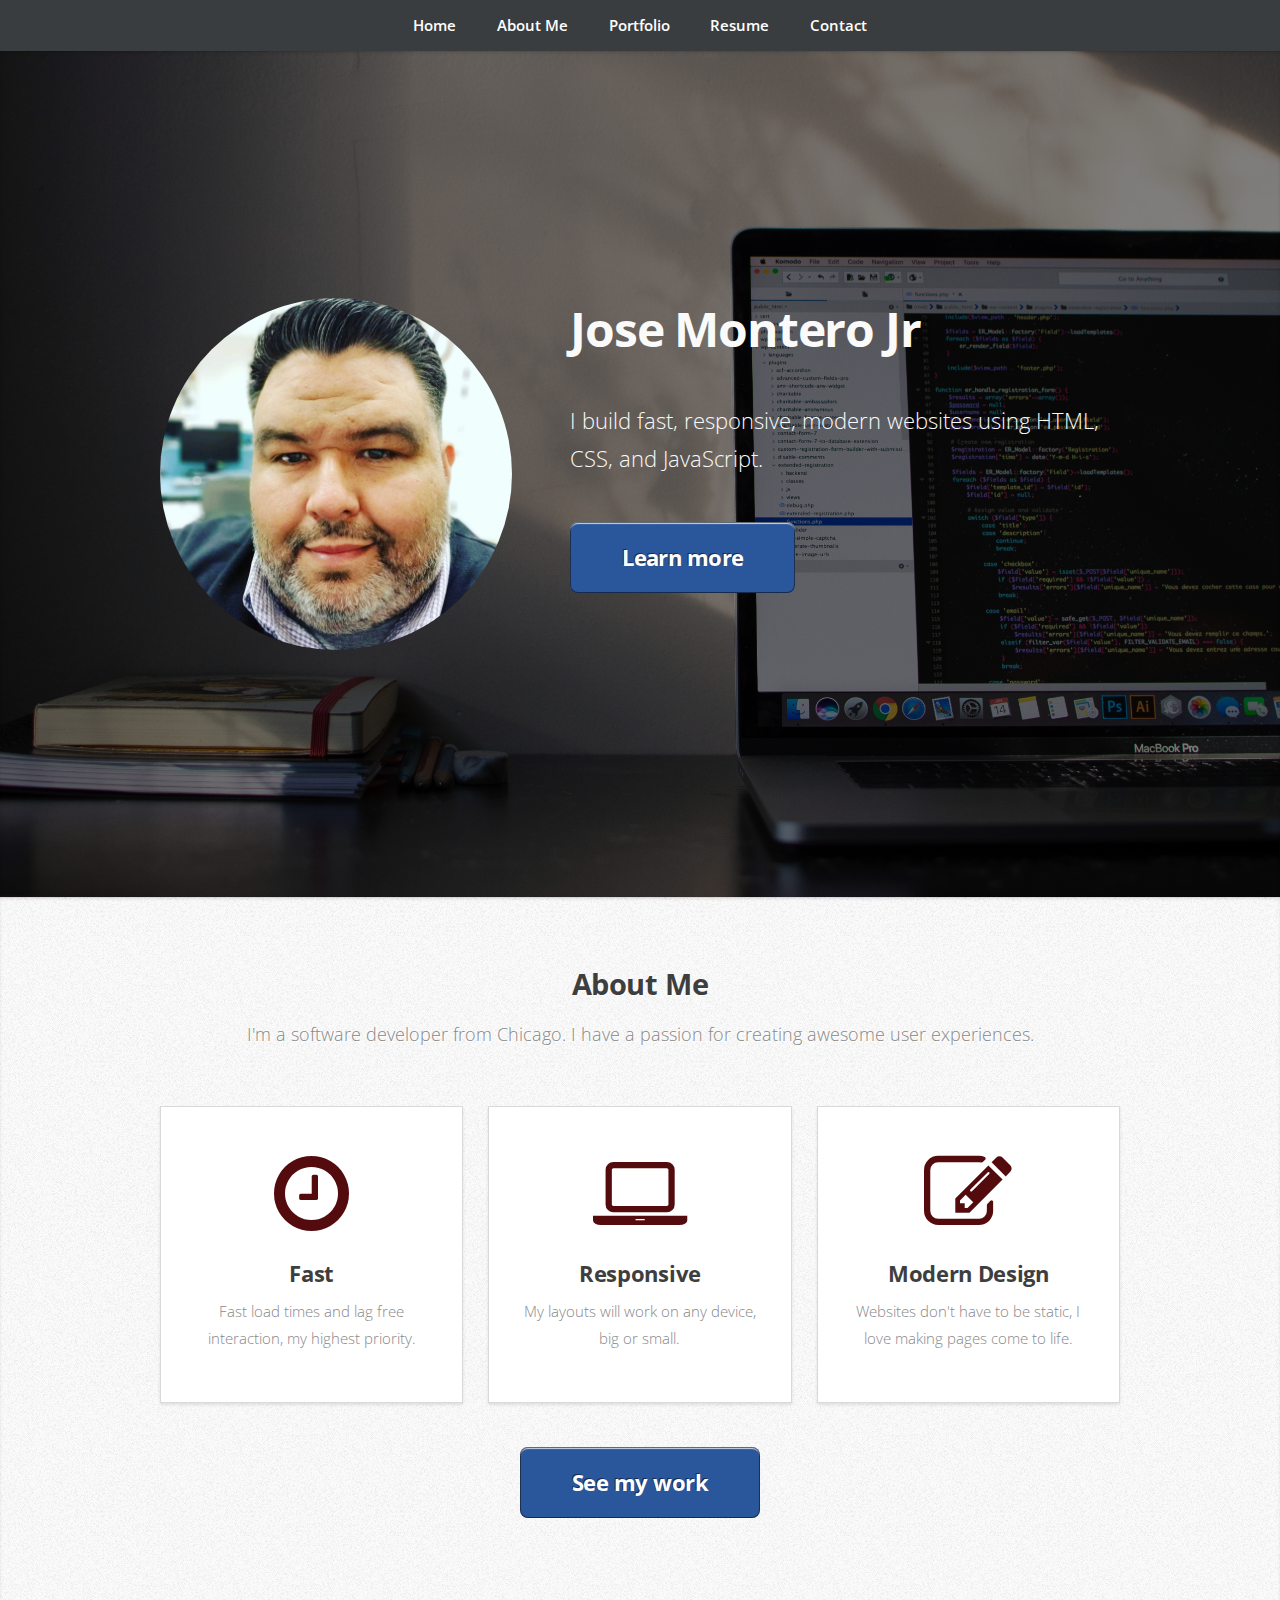
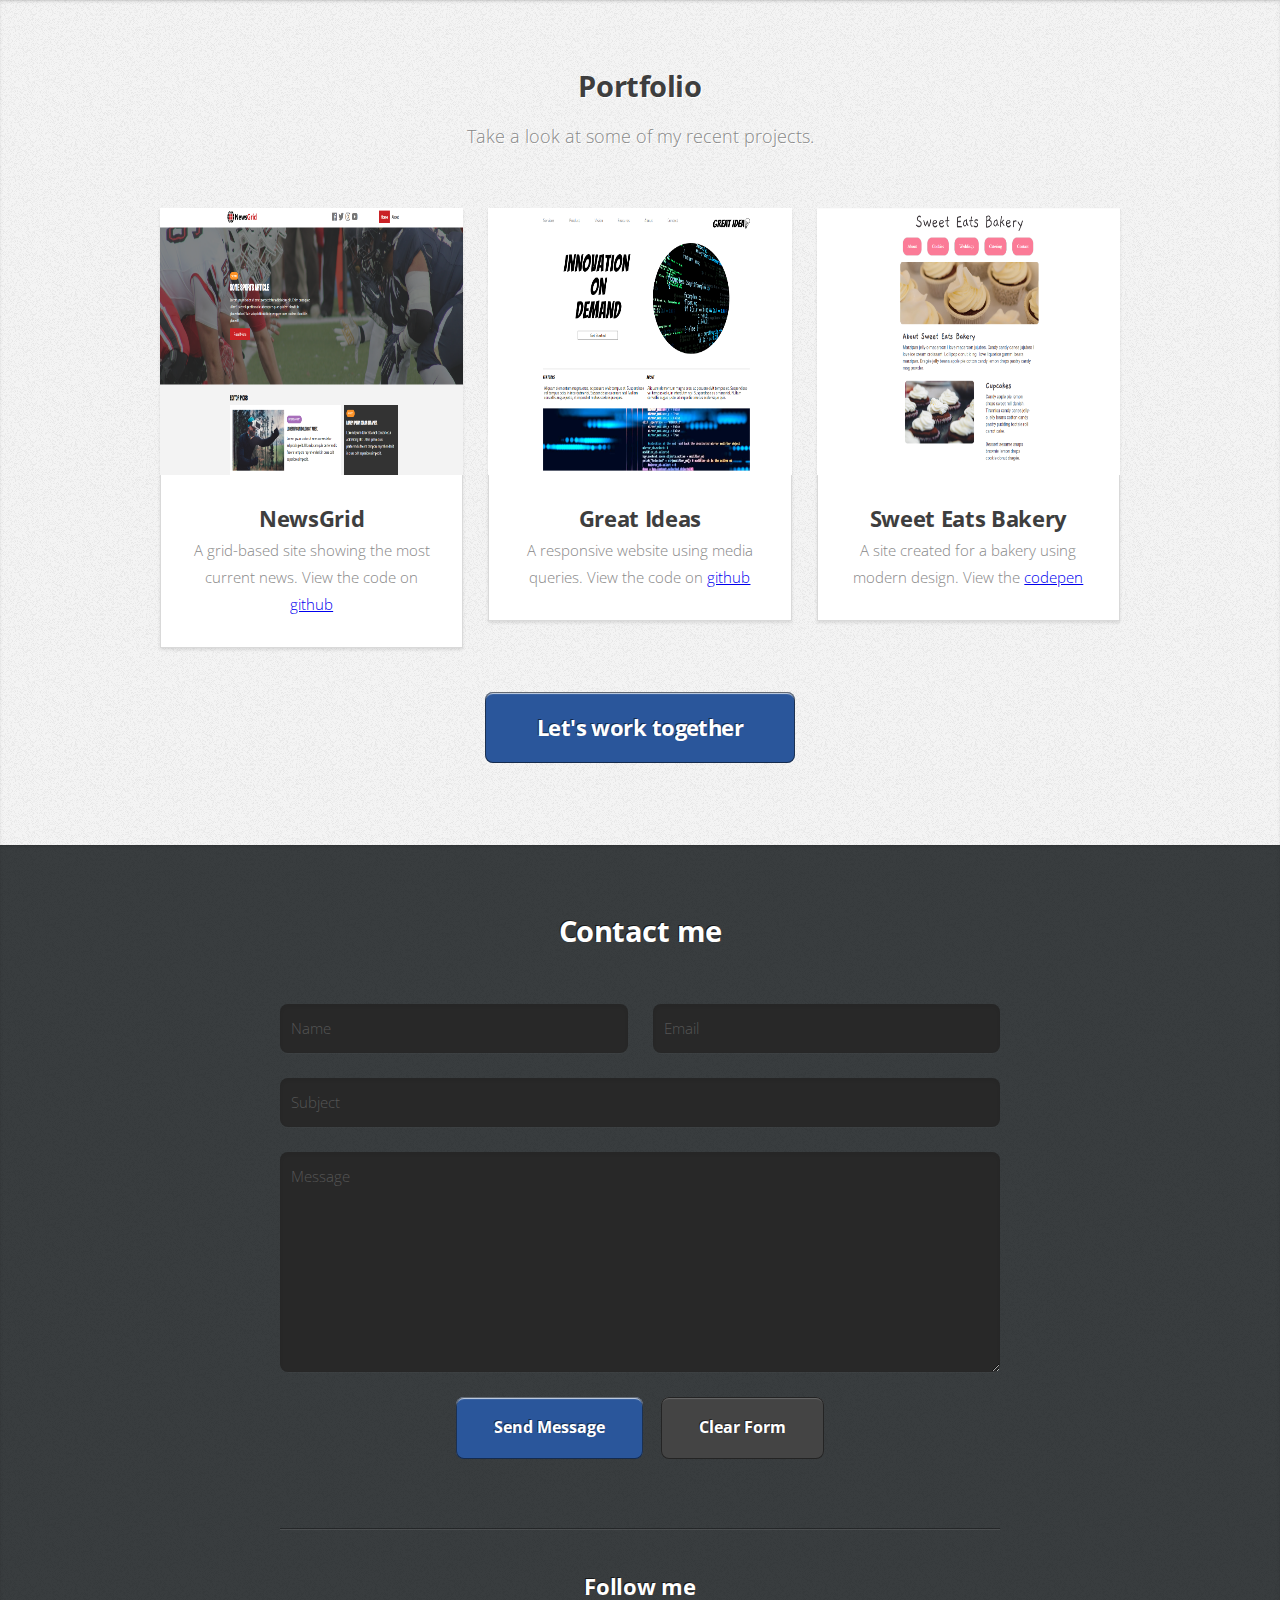
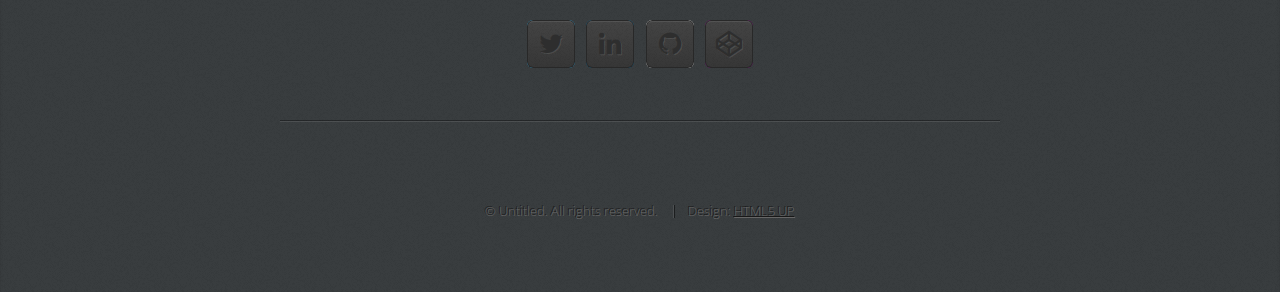
<file: portfolio/index.html>
<!DOCTYPE HTML>
<!--
	Miniport by HTML5 UP
	html5up.net | @ajlkn
	Free for personal and commercial use under the CCA 3.0 license (html5up.net/license)
-->
<html>

<head>
	<title>Jose Montero Jr | Developer</title>
	<meta charset="utf-8" />
	<meta name="viewport" content="width=device-width, initial-scale=1, user-scalable=no" />
	<link rel="stylesheet" href="assets/css/main.css" />
</head>

<body class="is-preload">

	<!-- Nav -->
	<nav id="nav">
		<ul class="container">
			<li><a href="#top">Home</a></li>
			<li><a href="#work">About Me</a></li>
			<li><a href="#portfolio">Portfolio</a></li>
			<li><a href="/resume.html">Resume</a></li>
			<li><a href="#contact">Contact</a></li>
		</ul>
	</nav>

	<!-- Home -->
	<article id="top" class="wrapper style1">
		<div class="container">
			<div class="row">
				<div class="col-4 col-5-large col-12-medium">
					<span class="image fit"><img src="assets/css/images/profile.jpg" alt="picture-me" /></span>
				</div>
				<div class="col-8 col-7-large col-12-medium">
					<header>
						<h1><strong>Jose Montero Jr</strong></h1>
					</header>
					<p>I build fast, responsive, modern websites using HTML, CSS, and JavaScript.</p>
					<a href="#work" class="button large scrolly">Learn more</a>
				</div>
			</div>
		</div>
	</article>

	<!-- Work -->
	<article id="work" class="wrapper style2">
		<div class="container">
			<header>
				<h2>About Me</h2>
				<p>I'm a software developer from Chicago. I have a passion for creating awesome user experiences.</p>
			</header>
			<div class="row aln-center">
				<div class="col-4 col-6-medium col-12-small">
					<section class="box style1">
						<span class="icon featured fa-clock-o"></span>
						<h3>Fast</h3>
						<p>Fast load times and lag free interaction, my highest priority.</p>
					</section>
				</div>
				<div class="col-4 col-6-medium col-12-small">
					<section class="box style1">
						<span class="icon featured fa-laptop"></span>
						<h3>Responsive</h3>
						<p>My layouts will work on any device, big or small.</p>
					</section>
				</div>
				<div class="col-4 col-6-medium col-12-small">
					<section class="box style1">
						<span class="icon featured fa-edit"></span>
						<h3>Modern Design</h3>
						<p>Websites don't have to be static, I love making pages come to life.</p>
					</section>
				</div>
			</div>
			<footer>
				<!-- <p>Lorem ipsum dolor sit sapien vestibulum ipsum primis?</p> -->
				<a href="#portfolio" class="button large scrolly">See my work</a>
			</footer>
		</div>
	</article>

	<!-- Portfolio -->
	<article id="portfolio" class="wrapper style3">
		<div class="container">
			<header>
				<h2>Portfolio</h2>
				<p>Take a look at some of my recent projects.</p>
			</header>
			<div class="row">
				<div class="col-4 col-6-medium col-12-small">
					<article class="box style2">
						<a href="https://github.com/JoseMarioDev/newsgrid" target="_blank" class="image featured"><img
								src="assets/css/images/newsgrid.PNG " height="267px" alt="newsgrid image" /></a>
						<h3>NewsGrid</h3>
						<p>A grid-based site showing the most current news. View the code on <a
								href="https://github.com/JoseMarioDev/newsgrid" target="_blank">github</a></p>
					</article>
				</div>
				<div class="col-4 col-6-medium col-12-small">
					<article class="box style2">
						<a href="https://github.com/JoseMarioDev/responsive-web-design-I" class="image featured"><img
								src="assets/css/images/great-ideas.PNG" height="267px" alt="great-ideas-website" /></a>
						<h3>Great Ideas</h3>
						<p>A responsive website using media queries. View the code on <a
								href="https://github.com/JoseMarioDev/responsive-web-design-I" target="_blank">github</a></p>
					</article>
				</div>
				<div class="col-4 col-6-medium col-12-small">
					<article class="box style2">
						<a href="https://codepen.io/JoseMarioDev/pen/MRBBbB" target="_blank" class="image featured"><img
								src="assets/css/images/sweet-eats.PNG" height="267px" alt="bakery-website" /></a>
						<h3>Sweet Eats Bakery</h3>
						<p>A site created for a bakery using modern design. View the <a
								href="https://codepen.io/JoseMarioDev/pen/MRBBbB" target="_blank">codepen</a></p>
					</article>
				</div>
			</div>
			<footer>
				<a href="#contact" class="button large scrolly">Let's work together</a>
			</footer>
		</div>
	</article>

	<!-- Contact -->
	<article id="contact" class="wrapper style4">
		<div class="container medium">
			<header>
				<h2>Contact me</h2>

			</header>
			<div class="row">
				<div class="col-12">
					<form method="post" action="#">
						<div class="row">
							<div class="col-6 col-12-small">
								<input type="text" name="name" id="name" placeholder="Name" />
							</div>
							<div class="col-6 col-12-small">
								<input type="text" name="email" id="email" placeholder="Email" />
							</div>
							<div class="col-12">
								<input type="text" name="subject" id="subject" placeholder="Subject" />
							</div>
							<div class="col-12">
								<textarea name="message" id="message" placeholder="Message"></textarea>
							</div>
							<div class="col-12">
								<ul class="actions">
									<li><input type="submit" value="Send Message" /></li>
									<li><input type="reset" value="Clear Form" class="alt" /></li>
								</ul>
							</div>
						</div>
					</form>
				</div>
				<div class="col-12">
					<hr />
					<h3>Follow me</h3>
					<ul class="social">
						<li><a href="https://www.twitter.com/josemariodev" target="_blank" class="icon fa-twitter"><span
									class="label">Twitter</span></a></li>

						<li><a href="https://www.linkedin.com/in/JoseMarioDev/" target="_blank" class="icon fa-linkedin"><span
									class="label">LinkedIn</span></a></li>

						<li><a href="https:/www.github.com/josemariodev" target="_blank" class="icon fa-github"><span
									class="label">Github</span></a></li>
						<li><a href="https:/www.codepen.io/josemariodev" target="_blank" class="icon fa-codepen"><span
									class="label">Github</span></a></li>
						<!--
								<li><a href="#" class="icon fa-rss"><span>RSS</span></a></li>
								<li><a href="#" class="icon fa-instagram"><span>Instagram</span></a></li>
								<li><a href="#" class="icon fa-foursquare"><span>Foursquare</span></a></li>
								<li><a href="#" class="icon fa-skype"><span>Skype</span></a></li>
								<li><a href="#" class="icon fa-soundcloud"><span>Soundcloud</span></a></li>
								<li><a href="#" class="icon fa-youtube"><span>YouTube</span></a></li>
								<li><a href="#" class="icon fa-blogger"><span>Blogger</span></a></li>
								<li><a href="#" class="icon fa-flickr"><span>Flickr</span></a></li>
								<li><a href="#" class="icon fa-vimeo"><span>Vimeo</span></a></li>
								-->
					</ul>
					<hr />
				</div>
			</div>
			<footer>
				<ul id="copyright">
					<li>&copy; Untitled. All rights reserved.</li>
					<li>Design: <a href="https://html5up.net">HTML5 UP</a></li>
				</ul>
			</footer>
		</div>
	</article>

	<!-- Scripts -->
	<script src="assets/js/jquery.min.js"></script>
	<script src="assets/js/jquery.scrolly.min.js"></script>
	<script src="assets/js/browser.min.js"></script>
	<script src="assets/js/breakpoints.min.js"></script>
	<script src="assets/js/util.js"></script>
	<script src="assets/js/main.js"></script>

</body>

</html>
</file>
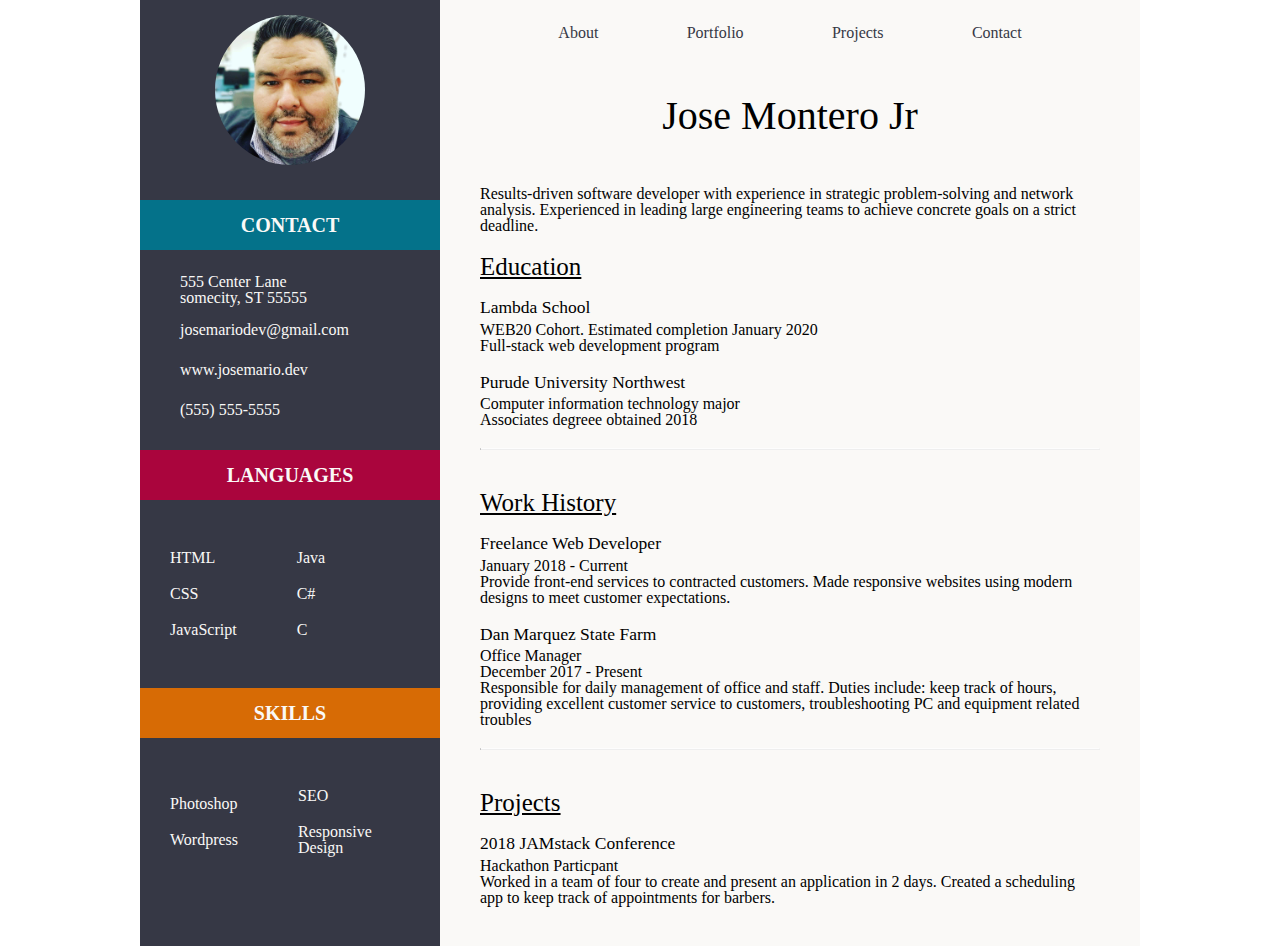
<file: portfolio/resume.html>
<!doctype html>

<html lang="en">

<head>
  <meta charset="utf-8">
  <meta name="viewport" content="width=device-width, initial-scale=1.0">
  <meta http-equiv="X-UA-Compatible" content="ie=edge">
  <title>My Resume</title>

  <link rel="stylesheet" href="assets/css/resume.css">
  <link rel="stylesheet" href="https://use.fontawesome.com/releases/v5.8.1/css/all.css"
    integrity="sha384-50oBUHEmvpQ+1lW4y57PTFmhCaXp0ML5d60M1M7uH2+nqUivzIebhndOJK28anvf" crossorigin="anonymous">

  <!--[if lt IE 9]>
    <script src="https://cdnjs.cloudflare.com/ajax/libs/html5shiv/3.7.3/html5shiv.js"></script>
  <![endif]-->
</head>

<body>
  <div class="container">

    <section id="sidebar">
      <div class="img-container">
        <img src="assets/css/images/profile.jpg" alt="selfie">

      </div>
      <div class="row">
        <section class="contact-info">
          <h1 class="banner content-banner">contact</h1>

          <div class="content-box">
            <i class="fas fa-home"></i>
            <p>555 Center Lane
              <br> somecity, ST 55555
            </p>
          </div>

          <div class="content-box">
            <i class="fas fa-envelope"></i>
            <p>josemariodev@gmail.com</p>
          </div>

          <div class="content-box">
            <i class="fas fa-globe"></i>
            <p>www.josemario.dev</p>
          </div>

          <div class="content-box">
            <i class="fas fa-phone"></i>
            <p>(555) 555-5555</p>
          </div>

        </section>

        <section class="languages">
          <h1 class="banner languages-banner">languages</h1>
          <div class="content-box">
            <ul>
              <li>HTML</li>
              <li>CSS</li>
              <li>JavaScript</li>
            </ul>
            <ul>
              <li>Java</li>
              <li>C#</li>
              <li>C</li>
            </ul>
          </div>
        </section>

        <section class="skills">
          <h1 class="banner skills-banner">skills</h1>
          <div class="content-box">
            <ul>
              <li>photoshop</li>
              <li>wordpress</li>
            </ul>
            <ul>
              <li>SEO</li>
              <li>Responsive design</li>
            </ul>
          </div>
      </div>
    </section>

    </section>

    <section id="main">
      <nav>
        <a href="#">About</a>
        <a href="#">Portfolio</a>
        <a href="#">Projects</a>
        <a href="#">Contact</a>
      </nav>

      <h1>Jose Montero Jr</h1>
      <div class="intro-img-container">
        <img src="assets/css/images/profile.jpg" selfie">

      </div>
      <div class="intro">
        <p>Results-driven software developer with experience in strategic problem-solving and network
          analysis. Experienced in leading large engineering teams to achieve concrete goals on a strict deadline.
        </p>
      </div>
      <section class="education">
        <h2>Education</h2>
        <div class="section-entry">
          <h3>Lambda School</h3>
          <p>WEB20 Cohort. Estimated completion January 2020</p>
          <P>Full-stack web development program </P>
        </div>

        <div class="section-entry">
          <h3>Purude University Northwest</h3>
          <p>Computer information technology major</p>
          <p> Associates degreee obtained 2018</p>
        </div>
        <hr>
      </section>

      <section class="work-history">
        <h2>Work History</h2>
        <div class="section-entry">
          <h3>Freelance Web Developer</h3>
          <p>January 2018 - Current</p>
          <P>Provide front-end services to contracted customers. Made responsive websites using modern designs to meet
            customer expectations. </P>
        </div>

        <div class="section-entry">
          <h3>Dan Marquez State Farm</h3>
          <p>Office Manager</p>
          <p> December 2017 - Present</p>
          <p> Responsible for daily management of office and staff. Duties include: keep track of hours, providing
            excellent customer service to customers, troubleshooting PC and equipment related troubles</p>
        </div>
        <hr>
      </section>

      <section class="Projects">
        <h2>Projects</h2>
        <div class="section-entry">
          <h3>2018 JAMstack Conference</h3>
          <p>Hackathon Particpant</p>
          <P>Worked in a team of four to create and present an application in 2 days. Created a scheduling app to keep
            track of appointments for barbers.</P>
        </div>

      </section>



    </section>
  </div>


</body>

</html>
</file>
<file: portfolio/assets/css/main.css>
@import url("https://fonts.googleapis.com/css?family=Open+Sans:300,300italic,600,600italic,700");
@import url("font-awesome.min.css");

/*
	Miniport by HTML5 UP
	html5up.net | @ajlkn
	Free for personal and commercial use under the CCA 3.0 license (html5up.net/license)
*/

html,
body,
div,
span,
applet,
object,
iframe,
h1,
h2,
h3,
h4,
h5,
h6,
p,
blockquote,
pre,
a,
abbr,
acronym,
address,
big,
cite,
code,
del,
dfn,
em,
img,
ins,
kbd,
q,
s,
samp,
small,
strike,
strong,
sub,
sup,
tt,
var,
b,
u,
i,
center,
dl,
dt,
dd,
ol,
ul,
li,
fieldset,
form,
label,
legend,
table,
caption,
tbody,
tfoot,
thead,
tr,
th,
td,
article,
aside,
canvas,
details,
embed,
figure,
figcaption,
footer,
header,
hgroup,
menu,
nav,
output,
ruby,
section,
summary,
time,
mark,
audio,
video {
	margin: 0;
	padding: 0;
	border: 0;
	font-size: 100%;
	font: inherit;
	vertical-align: baseline;
}

article,
aside,
details,
figcaption,
figure,
footer,
header,
hgroup,
menu,
nav,
section {
	display: block;
}

body {
	line-height: 1;
}

ol,
ul {
	list-style: none;
}

blockquote,
q {
	quotes: none;
}

blockquote:before,
blockquote:after,
q:before,
q:after {
	content: '';
	content: none;
}

table {
	border-collapse: collapse;
	border-spacing: 0;
}

body {
	-webkit-text-size-adjust: none;
}

mark {
	background-color: transparent;
	color: inherit;
}

input::-moz-focus-inner {
	border: 0;
	padding: 0;
}

input,
select,
textarea {
	-moz-appearance: none;
	-webkit-appearance: none;
	-ms-appearance: none;
	appearance: none;
}

/* Basic */

html {
	box-sizing: border-box;
}

*,
*:before,
*:after {
	box-sizing: inherit;
}

body {
	padding-top: 3.5em;
}

body.is-preload *,
body.is-preload *:before,
body.is-preload *:after {
	-moz-animation: none !important;
	-webkit-animation: none !important;
	-ms-animation: none !important;
	animation: none !important;
	-moz-transition: none !important;
	-webkit-transition: none !important;
	-ms-transition: none !important;
	transition: none !important;
}

body,
input,
textarea,
select {
	font-family: 'Open Sans', sans-serif;
	line-height: 1.85em;
	color: #888;
	font-weight: 300;
	font-size: 13pt;
}

a {
	-moz-transition: color .2s ease-in-out;
	-webkit-transition: color .2s ease-in-out;
	-ms-transition: color .2s ease-in-out;
	transition: color .2s ease-in-out;
	color: ##540b0e;
	text-decoration: underline;
}

a:hover {
	color: #540b0e !important;
}

a img {
	border: 0;
}

b,
strong {
	font-weight: 600;
	color: #3e3e3e;
}

i,
em {
	font-style: italic;
}

sub {
	position: relative;
	top: 0.5em;
	font-size: 0.8em;
}

sup {
	position: relative;
	top: -0.5em;
	font-size: 0.8em;
}

blockquote {
	border-left: solid 0.75em #eee;
	padding: 1em 0 1em 1.5em;
	font-style: italic;
}

h1,
h2,
h3,
h4,
h5,
h6 {
	color: #3e3e3e;
	margin: 0 0 0.75em 0;
}

h1 a,
h2 a,
h3 a,
h4 a,
h5 a,
h6 a {
	text-decoration: none;
	color: inherit;
}

h2,
h3,
h4,
h5,
h6 {
	font-weight: 700;
}

h1 {
	font-size: 3.25em;
	letter-spacing: -0.025em;
	font-weight: 300;
}

h1 strong {
	font-weight: 700;
}

h2 {
	font-size: 2em;
	letter-spacing: -0.015em;
}

h3 {
	font-size: 1.5em;
	letter-spacing: -0.015em;
}

em,
i {
	font-style: italic;
}

br.clear {
	clear: both;
}

hr {
	border: 0;
	border-top: solid 1px #444;
	border-top-color: rgba(0, 0, 0, 0.35);
	box-shadow: 0px 1px 0px 0px rgba(255, 255, 255, 0.1);
	height: 1px;
	margin: 3em 0;
}

p,
ul,
ol,
dl,
table {
	margin-bottom: 2em;
}

header {
	margin: 0 0 3em 0;
}

header>p {
	font-size: 1.25em;
	margin: 0;
}

footer {
	margin: 3em 0 0 0;
}

footer>p {
	font-size: 1.25em;
}

/* Container */

.container {
	margin: 0 auto;
	max-width: calc(100% - 50px);
	width: 1200px;
}

.container.medium {
	width: 900px;
}

@media screen and (max-width: 1680px) {

	.container {
		width: 1200px;
	}

	.container.medium {
		width: 900px;
	}

}

@media screen and (max-width: 1280px) {

	.container {
		width: 960px;
	}

	.container.medium {
		width: 720px;
	}

}

@media screen and (max-width: 980px) {

	.container {
		width: 100%;
	}

	.container.medium {
		width: 75%;
	}

}

@media screen and (max-width: 736px) {

	.container {
		width: 100%;
		max-width: calc(100% - 30px);
	}

	.container.medium {
		width: 100%;
	}

}

/* Row */

.row {
	display: flex;
	flex-wrap: wrap;
	box-sizing: border-box;
	align-items: stretch;
}

.row>* {
	box-sizing: border-box;
}

.row.gtr-uniform>*> :last-child {
	margin-bottom: 0;
}

.row.aln-left {
	justify-content: flex-start;
}

.row.aln-center {
	justify-content: center;
}

.row.aln-right {
	justify-content: flex-end;
}

.row.aln-top {
	align-items: flex-start;
}

.row.aln-middle {
	align-items: center;
}

.row.aln-bottom {
	align-items: flex-end;
}

.row>.imp {
	order: -1;
}

.row>.col-1 {
	width: 8.3333333333%;
}

.row>.off-1 {
	margin-left: 8.3333333333%;
}

.row>.col-2 {
	width: 16.6666666667%;
}

.row>.off-2 {
	margin-left: 16.6666666667%;
}

.row>.col-3 {
	width: 25%;
}

.row>.off-3 {
	margin-left: 25%;
}

.row>.col-4 {
	width: 33.3333333333%;
}

.row>.off-4 {
	margin-left: 33.3333333333%;
}

.row>.col-5 {
	width: 41.6666666667%;
}

.row>.off-5 {
	margin-left: 41.6666666667%;
}

.row>.col-6 {
	width: 50%;
}

.row>.off-6 {
	margin-left: 50%;
}

.row>.col-7 {
	width: 58.3333333333%;
}

.row>.off-7 {
	margin-left: 58.3333333333%;
}

.row>.col-8 {
	width: 66.6666666667%;
}

.row>.off-8 {
	margin-left: 66.6666666667%;
}

.row>.col-9 {
	width: 75%;
}

.row>.off-9 {
	margin-left: 75%;
}

.row>.col-10 {
	width: 83.3333333333%;
}

.row>.off-10 {
	margin-left: 83.3333333333%;
}

.row>.col-11 {
	width: 91.6666666667%;
}

.row>.off-11 {
	margin-left: 91.6666666667%;
}

.row>.col-12 {
	width: 100%;
}

.row>.off-12 {
	margin-left: 100%;
}

.row.gtr-0 {
	margin-top: 0px;
	margin-left: 0px;
}

.row.gtr-0>* {
	padding: 0px 0 0 0px;
}

.row.gtr-0.gtr-uniform {
	margin-top: 0px;
}

.row.gtr-0.gtr-uniform>* {
	padding-top: 0px;
}

.row.gtr-25 {
	margin-top: -6.25px;
	margin-left: -6.25px;
}

.row.gtr-25>* {
	padding: 6.25px 0 0 6.25px;
}

.row.gtr-25.gtr-uniform {
	margin-top: -6.25px;
}

.row.gtr-25.gtr-uniform>* {
	padding-top: 6.25px;
}

.row.gtr-50 {
	margin-top: -12.5px;
	margin-left: -12.5px;
}

.row.gtr-50>* {
	padding: 12.5px 0 0 12.5px;
}

.row.gtr-50.gtr-uniform {
	margin-top: -12.5px;
}

.row.gtr-50.gtr-uniform>* {
	padding-top: 12.5px;
}

.row {
	margin-top: -25px;
	margin-left: -25px;
}

.row>* {
	padding: 25px 0 0 25px;
}

.row.gtr-uniform {
	margin-top: -25px;
}

.row.gtr-uniform>* {
	padding-top: 25px;
}

.row.gtr-150 {
	margin-top: -37.5px;
	margin-left: -37.5px;
}

.row.gtr-150>* {
	padding: 37.5px 0 0 37.5px;
}

.row.gtr-150.gtr-uniform {
	margin-top: -37.5px;
}

.row.gtr-150.gtr-uniform>* {
	padding-top: 37.5px;
}

.row.gtr-200 {
	margin-top: -50px;
	margin-left: -50px;
}

.row.gtr-200>* {
	padding: 50px 0 0 50px;
}

.row.gtr-200.gtr-uniform {
	margin-top: -50px;
}

.row.gtr-200.gtr-uniform>* {
	padding-top: 50px;
}

@media screen and (max-width: 1680px) {

	.row {
		display: flex;
		flex-wrap: wrap;
		box-sizing: border-box;
		align-items: stretch;
	}

	.row>* {
		box-sizing: border-box;
	}

	.row.gtr-uniform>*> :last-child {
		margin-bottom: 0;
	}

	.row.aln-left {
		justify-content: flex-start;
	}

	.row.aln-center {
		justify-content: center;
	}

	.row.aln-right {
		justify-content: flex-end;
	}

	.row.aln-top {
		align-items: flex-start;
	}

	.row.aln-middle {
		align-items: center;
	}

	.row.aln-bottom {
		align-items: flex-end;
	}

	.row>.imp-xlarge {
		order: -1;
	}

	.row>.col-1-xlarge {
		width: 8.3333333333%;
	}

	.row>.off-1-xlarge {
		margin-left: 8.3333333333%;
	}

	.row>.col-2-xlarge {
		width: 16.6666666667%;
	}

	.row>.off-2-xlarge {
		margin-left: 16.6666666667%;
	}

	.row>.col-3-xlarge {
		width: 25%;
	}

	.row>.off-3-xlarge {
		margin-left: 25%;
	}

	.row>.col-4-xlarge {
		width: 33.3333333333%;
	}

	.row>.off-4-xlarge {
		margin-left: 33.3333333333%;
	}

	.row>.col-5-xlarge {
		width: 41.6666666667%;
	}

	.row>.off-5-xlarge {
		margin-left: 41.6666666667%;
	}

	.row>.col-6-xlarge {
		width: 50%;
	}

	.row>.off-6-xlarge {
		margin-left: 50%;
	}

	.row>.col-7-xlarge {
		width: 58.3333333333%;
	}

	.row>.off-7-xlarge {
		margin-left: 58.3333333333%;
	}

	.row>.col-8-xlarge {
		width: 66.6666666667%;
	}

	.row>.off-8-xlarge {
		margin-left: 66.6666666667%;
	}

	.row>.col-9-xlarge {
		width: 75%;
	}

	.row>.off-9-xlarge {
		margin-left: 75%;
	}

	.row>.col-10-xlarge {
		width: 83.3333333333%;
	}

	.row>.off-10-xlarge {
		margin-left: 83.3333333333%;
	}

	.row>.col-11-xlarge {
		width: 91.6666666667%;
	}

	.row>.off-11-xlarge {
		margin-left: 91.6666666667%;
	}

	.row>.col-12-xlarge {
		width: 100%;
	}

	.row>.off-12-xlarge {
		margin-left: 100%;
	}

	.row.gtr-0 {
		margin-top: 0px;
		margin-left: 0px;
	}

	.row.gtr-0>* {
		padding: 0px 0 0 0px;
	}

	.row.gtr-0.gtr-uniform {
		margin-top: 0px;
	}

	.row.gtr-0.gtr-uniform>* {
		padding-top: 0px;
	}

	.row.gtr-25 {
		margin-top: -6.25px;
		margin-left: -6.25px;
	}

	.row.gtr-25>* {
		padding: 6.25px 0 0 6.25px;
	}

	.row.gtr-25.gtr-uniform {
		margin-top: -6.25px;
	}

	.row.gtr-25.gtr-uniform>* {
		padding-top: 6.25px;
	}

	.row.gtr-50 {
		margin-top: -12.5px;
		margin-left: -12.5px;
	}

	.row.gtr-50>* {
		padding: 12.5px 0 0 12.5px;
	}

	.row.gtr-50.gtr-uniform {
		margin-top: -12.5px;
	}

	.row.gtr-50.gtr-uniform>* {
		padding-top: 12.5px;
	}

	.row {
		margin-top: -25px;
		margin-left: -25px;
	}

	.row>* {
		padding: 25px 0 0 25px;
	}

	.row.gtr-uniform {
		margin-top: -25px;
	}

	.row.gtr-uniform>* {
		padding-top: 25px;
	}

	.row.gtr-150 {
		margin-top: -37.5px;
		margin-left: -37.5px;
	}

	.row.gtr-150>* {
		padding: 37.5px 0 0 37.5px;
	}

	.row.gtr-150.gtr-uniform {
		margin-top: -37.5px;
	}

	.row.gtr-150.gtr-uniform>* {
		padding-top: 37.5px;
	}

	.row.gtr-200 {
		margin-top: -50px;
		margin-left: -50px;
	}

	.row.gtr-200>* {
		padding: 50px 0 0 50px;
	}

	.row.gtr-200.gtr-uniform {
		margin-top: -50px;
	}

	.row.gtr-200.gtr-uniform>* {
		padding-top: 50px;
	}

}

@media screen and (max-width: 1280px) {

	.row {
		display: flex;
		flex-wrap: wrap;
		box-sizing: border-box;
		align-items: stretch;
	}

	.row>* {
		box-sizing: border-box;
	}

	.row.gtr-uniform>*> :last-child {
		margin-bottom: 0;
	}

	.row.aln-left {
		justify-content: flex-start;
	}

	.row.aln-center {
		justify-content: center;
	}

	.row.aln-right {
		justify-content: flex-end;
	}

	.row.aln-top {
		align-items: flex-start;
	}

	.row.aln-middle {
		align-items: center;
	}

	.row.aln-bottom {
		align-items: flex-end;
	}

	.row>.imp-large {
		order: -1;
	}

	.row>.col-1-large {
		width: 8.3333333333%;
	}

	.row>.off-1-large {
		margin-left: 8.3333333333%;
	}

	.row>.col-2-large {
		width: 16.6666666667%;
	}

	.row>.off-2-large {
		margin-left: 16.6666666667%;
	}

	.row>.col-3-large {
		width: 25%;
	}

	.row>.off-3-large {
		margin-left: 25%;
	}

	.row>.col-4-large {
		width: 33.3333333333%;
	}

	.row>.off-4-large {
		margin-left: 33.3333333333%;
	}

	.row>.col-5-large {
		width: 41.6666666667%;
	}

	.row>.off-5-large {
		margin-left: 41.6666666667%;
	}

	.row>.col-6-large {
		width: 50%;
	}

	.row>.off-6-large {
		margin-left: 50%;
	}

	.row>.col-7-large {
		width: 58.3333333333%;
	}

	.row>.off-7-large {
		margin-left: 58.3333333333%;
	}

	.row>.col-8-large {
		width: 66.6666666667%;
	}

	.row>.off-8-large {
		margin-left: 66.6666666667%;
	}

	.row>.col-9-large {
		width: 75%;
	}

	.row>.off-9-large {
		margin-left: 75%;
	}

	.row>.col-10-large {
		width: 83.3333333333%;
	}

	.row>.off-10-large {
		margin-left: 83.3333333333%;
	}

	.row>.col-11-large {
		width: 91.6666666667%;
	}

	.row>.off-11-large {
		margin-left: 91.6666666667%;
	}

	.row>.col-12-large {
		width: 100%;
	}

	.row>.off-12-large {
		margin-left: 100%;
	}

	.row.gtr-0 {
		margin-top: 0px;
		margin-left: 0px;
	}

	.row.gtr-0>* {
		padding: 0px 0 0 0px;
	}

	.row.gtr-0.gtr-uniform {
		margin-top: 0px;
	}

	.row.gtr-0.gtr-uniform>* {
		padding-top: 0px;
	}

	.row.gtr-25 {
		margin-top: -6.25px;
		margin-left: -6.25px;
	}

	.row.gtr-25>* {
		padding: 6.25px 0 0 6.25px;
	}

	.row.gtr-25.gtr-uniform {
		margin-top: -6.25px;
	}

	.row.gtr-25.gtr-uniform>* {
		padding-top: 6.25px;
	}

	.row.gtr-50 {
		margin-top: -12.5px;
		margin-left: -12.5px;
	}

	.row.gtr-50>* {
		padding: 12.5px 0 0 12.5px;
	}

	.row.gtr-50.gtr-uniform {
		margin-top: -12.5px;
	}

	.row.gtr-50.gtr-uniform>* {
		padding-top: 12.5px;
	}

	.row {
		margin-top: -25px;
		margin-left: -25px;
	}

	.row>* {
		padding: 25px 0 0 25px;
	}

	.row.gtr-uniform {
		margin-top: -25px;
	}

	.row.gtr-uniform>* {
		padding-top: 25px;
	}

	.row.gtr-150 {
		margin-top: -37.5px;
		margin-left: -37.5px;
	}

	.row.gtr-150>* {
		padding: 37.5px 0 0 37.5px;
	}

	.row.gtr-150.gtr-uniform {
		margin-top: -37.5px;
	}

	.row.gtr-150.gtr-uniform>* {
		padding-top: 37.5px;
	}

	.row.gtr-200 {
		margin-top: -50px;
		margin-left: -50px;
	}

	.row.gtr-200>* {
		padding: 50px 0 0 50px;
	}

	.row.gtr-200.gtr-uniform {
		margin-top: -50px;
	}

	.row.gtr-200.gtr-uniform>* {
		padding-top: 50px;
	}

}

@media screen and (max-width: 980px) {

	.row {
		display: flex;
		flex-wrap: wrap;
		box-sizing: border-box;
		align-items: stretch;
	}

	.row>* {
		box-sizing: border-box;
	}

	.row.gtr-uniform>*> :last-child {
		margin-bottom: 0;
	}

	.row.aln-left {
		justify-content: flex-start;
	}

	.row.aln-center {
		justify-content: center;
	}

	.row.aln-right {
		justify-content: flex-end;
	}

	.row.aln-top {
		align-items: flex-start;
	}

	.row.aln-middle {
		align-items: center;
	}

	.row.aln-bottom {
		align-items: flex-end;
	}

	.row>.imp-medium {
		order: -1;
	}

	.row>.col-1-medium {
		width: 8.3333333333%;
	}

	.row>.off-1-medium {
		margin-left: 8.3333333333%;
	}

	.row>.col-2-medium {
		width: 16.6666666667%;
	}

	.row>.off-2-medium {
		margin-left: 16.6666666667%;
	}

	.row>.col-3-medium {
		width: 25%;
	}

	.row>.off-3-medium {
		margin-left: 25%;
	}

	.row>.col-4-medium {
		width: 33.3333333333%;
	}

	.row>.off-4-medium {
		margin-left: 33.3333333333%;
	}

	.row>.col-5-medium {
		width: 41.6666666667%;
	}

	.row>.off-5-medium {
		margin-left: 41.6666666667%;
	}

	.row>.col-6-medium {
		width: 50%;
	}

	.row>.off-6-medium {
		margin-left: 50%;
	}

	.row>.col-7-medium {
		width: 58.3333333333%;
	}

	.row>.off-7-medium {
		margin-left: 58.3333333333%;
	}

	.row>.col-8-medium {
		width: 66.6666666667%;
	}

	.row>.off-8-medium {
		margin-left: 66.6666666667%;
	}

	.row>.col-9-medium {
		width: 75%;
	}

	.row>.off-9-medium {
		margin-left: 75%;
	}

	.row>.col-10-medium {
		width: 83.3333333333%;
	}

	.row>.off-10-medium {
		margin-left: 83.3333333333%;
	}

	.row>.col-11-medium {
		width: 91.6666666667%;
	}

	.row>.off-11-medium {
		margin-left: 91.6666666667%;
	}

	.row>.col-12-medium {
		width: 100%;
	}

	.row>.off-12-medium {
		margin-left: 100%;
	}

	.row.gtr-0 {
		margin-top: 0px;
		margin-left: 0px;
	}

	.row.gtr-0>* {
		padding: 0px 0 0 0px;
	}

	.row.gtr-0.gtr-uniform {
		margin-top: 0px;
	}

	.row.gtr-0.gtr-uniform>* {
		padding-top: 0px;
	}

	.row.gtr-25 {
		margin-top: -6.25px;
		margin-left: -6.25px;
	}

	.row.gtr-25>* {
		padding: 6.25px 0 0 6.25px;
	}

	.row.gtr-25.gtr-uniform {
		margin-top: -6.25px;
	}

	.row.gtr-25.gtr-uniform>* {
		padding-top: 6.25px;
	}

	.row.gtr-50 {
		margin-top: -12.5px;
		margin-left: -12.5px;
	}

	.row.gtr-50>* {
		padding: 12.5px 0 0 12.5px;
	}

	.row.gtr-50.gtr-uniform {
		margin-top: -12.5px;
	}

	.row.gtr-50.gtr-uniform>* {
		padding-top: 12.5px;
	}

	.row {
		margin-top: -25px;
		margin-left: -25px;
	}

	.row>* {
		padding: 25px 0 0 25px;
	}

	.row.gtr-uniform {
		margin-top: -25px;
	}

	.row.gtr-uniform>* {
		padding-top: 25px;
	}

	.row.gtr-150 {
		margin-top: -37.5px;
		margin-left: -37.5px;
	}

	.row.gtr-150>* {
		padding: 37.5px 0 0 37.5px;
	}

	.row.gtr-150.gtr-uniform {
		margin-top: -37.5px;
	}

	.row.gtr-150.gtr-uniform>* {
		padding-top: 37.5px;
	}

	.row.gtr-200 {
		margin-top: -50px;
		margin-left: -50px;
	}

	.row.gtr-200>* {
		padding: 50px 0 0 50px;
	}

	.row.gtr-200.gtr-uniform {
		margin-top: -50px;
	}

	.row.gtr-200.gtr-uniform>* {
		padding-top: 50px;
	}

}

@media screen and (max-width: 736px) {

	.row {
		display: flex;
		flex-wrap: wrap;
		box-sizing: border-box;
		align-items: stretch;
	}

	.row>* {
		box-sizing: border-box;
	}

	.row.gtr-uniform>*> :last-child {
		margin-bottom: 0;
	}

	.row.aln-left {
		justify-content: flex-start;
	}

	.row.aln-center {
		justify-content: center;
	}

	.row.aln-right {
		justify-content: flex-end;
	}

	.row.aln-top {
		align-items: flex-start;
	}

	.row.aln-middle {
		align-items: center;
	}

	.row.aln-bottom {
		align-items: flex-end;
	}

	.row>.imp-small {
		order: -1;
	}

	.row>.col-1-small {
		width: 8.3333333333%;
	}

	.row>.off-1-small {
		margin-left: 8.3333333333%;
	}

	.row>.col-2-small {
		width: 16.6666666667%;
	}

	.row>.off-2-small {
		margin-left: 16.6666666667%;
	}

	.row>.col-3-small {
		width: 25%;
	}

	.row>.off-3-small {
		margin-left: 25%;
	}

	.row>.col-4-small {
		width: 33.3333333333%;
	}

	.row>.off-4-small {
		margin-left: 33.3333333333%;
	}

	.row>.col-5-small {
		width: 41.6666666667%;
	}

	.row>.off-5-small {
		margin-left: 41.6666666667%;
	}

	.row>.col-6-small {
		width: 50%;
	}

	.row>.off-6-small {
		margin-left: 50%;
	}

	.row>.col-7-small {
		width: 58.3333333333%;
	}

	.row>.off-7-small {
		margin-left: 58.3333333333%;
	}

	.row>.col-8-small {
		width: 66.6666666667%;
	}

	.row>.off-8-small {
		margin-left: 66.6666666667%;
	}

	.row>.col-9-small {
		width: 75%;
	}

	.row>.off-9-small {
		margin-left: 75%;
	}

	.row>.col-10-small {
		width: 83.3333333333%;
	}

	.row>.off-10-small {
		margin-left: 83.3333333333%;
	}

	.row>.col-11-small {
		width: 91.6666666667%;
	}

	.row>.off-11-small {
		margin-left: 91.6666666667%;
	}

	.row>.col-12-small {
		width: 100%;
	}

	.row>.off-12-small {
		margin-left: 100%;
	}

	.row.gtr-0 {
		margin-top: 0px;
		margin-left: 0px;
	}

	.row.gtr-0>* {
		padding: 0px 0 0 0px;
	}

	.row.gtr-0.gtr-uniform {
		margin-top: 0px;
	}

	.row.gtr-0.gtr-uniform>* {
		padding-top: 0px;
	}

	.row.gtr-25 {
		margin-top: -3.75px;
		margin-left: -3.75px;
	}

	.row.gtr-25>* {
		padding: 3.75px 0 0 3.75px;
	}

	.row.gtr-25.gtr-uniform {
		margin-top: -3.75px;
	}

	.row.gtr-25.gtr-uniform>* {
		padding-top: 3.75px;
	}

	.row.gtr-50 {
		margin-top: -7.5px;
		margin-left: -7.5px;
	}

	.row.gtr-50>* {
		padding: 7.5px 0 0 7.5px;
	}

	.row.gtr-50.gtr-uniform {
		margin-top: -7.5px;
	}

	.row.gtr-50.gtr-uniform>* {
		padding-top: 7.5px;
	}

	.row {
		margin-top: -15px;
		margin-left: -15px;
	}

	.row>* {
		padding: 15px 0 0 15px;
	}

	.row.gtr-uniform {
		margin-top: -15px;
	}

	.row.gtr-uniform>* {
		padding-top: 15px;
	}

	.row.gtr-150 {
		margin-top: -22.5px;
		margin-left: -22.5px;
	}

	.row.gtr-150>* {
		padding: 22.5px 0 0 22.5px;
	}

	.row.gtr-150.gtr-uniform {
		margin-top: -22.5px;
	}

	.row.gtr-150.gtr-uniform>* {
		padding-top: 22.5px;
	}

	.row.gtr-200 {
		margin-top: -30px;
		margin-left: -30px;
	}

	.row.gtr-200>* {
		padding: 30px 0 0 30px;
	}

	.row.gtr-200.gtr-uniform {
		margin-top: -30px;
	}

	.row.gtr-200.gtr-uniform>* {
		padding-top: 30px;
	}

}

/* Form */

form label {
	color: #3e3e3e;
	font-weight: 700;
	display: block;
	margin: 0 0 0.5em 0;
}

form input[type=text],
form input[type=email],
form input[type=password],
form select,
form textarea {
	-moz-transition: background .2s ease-in-out, box-shadow .2s ease-in-out;
	-webkit-transition: background .2s ease-in-out, box-shadow .2s ease-in-out;
	-ms-transition: background .2s ease-in-out, box-shadow .2s ease-in-out;
	transition: background .2s ease-in-out, box-shadow .2s ease-in-out;
	-webkit-appearance: none;
	display: block;
	border: 0;
	padding: 0.75em;
	font-size: 1em;
	border-radius: 8px;
	border: solid 1px #ddd;
	background: #fff;
	color: #bbb;
	box-shadow: inset 0px 2px 3px 1px rgba(0, 0, 0, 0.05), 0px 1px 0px 0px rgba(255, 255, 255, 0.025);
	width: 100%;
}

form input[type=text]:focus,
form input[type=email]:focus,
form input[type=password]:focus,
form select:focus,
form textarea:focus {
	background: #fafafa;
	box-shadow: inset 0px 2px 5px 0px rgba(0, 0, 0, 0.05), 0px 1px 0px 0px rgba(255, 255, 255, 0.025), inset 0px 0px 2px 1px #43bff0;
}

form textarea {
	height: 15em;
}

form .actions:last-child {
	margin-bottom: 0;
}

form ::-webkit-input-placeholder {
	color: #555 !important;
}

form :-moz-placeholder {
	color: #555 !important;
}

form ::-moz-placeholder {
	color: #555 !important;
}

form :-ms-input-placeholder {
	color: #555 !important;
}

form ::-moz-focus-inner {
	border: 0;
}

/* Tables */

table {
	width: 100%;
}

table.default {
	width: 100%;
}

table.default tr {
	border-top: solid 1px #eee;
}

table.default tr:first-child {
	border-top: 0;
}

table.default td {
	padding: 0.5em 1em 0.5em 1em;
}

table.default th {
	text-align: left;
	padding: 0.5em 1em 0.5em 1em;
	font-weight: 600;
	margin: 0 0 1em 0;
}

table.default thead {
	background: #4f4f4f;
	color: #fff;
}

/* Section/Article */

section,
article {
	margin-bottom: 3em;
}

section> :last-child,
article> :last-child,
section:last-child,
article:last-child {
	margin-bottom: 0;
}

/* Image */

.image {
	display: inline-block;
	position: relative;
}

.image img {
	display: block;
	width: 100%;
}

.image.fit {
	display: block;
	width: 100%;
}

.image.featured {
	display: block;
	width: 100%;
	margin: 0 0 2em 0;
}

.image.left {
	float: left;
	margin: 0 2em 2em 0;
}

.image.centered {
	display: block;
	margin: 0 0 2em 0;
}

.image.centered img {
	margin: 0 auto;
	width: auto;
}

/* Button */

input[type="button"],
input[type="submit"],
input[type="reset"],
button,
.button {
	/* background-image: url("images/bg.png"), -moz-linear-gradient(top, rgba(0, 0, 0, 0), rgba(0, 0, 0, 0.2));
	background-image: url("images/bg.png"), -webkit-linear-gradient(top, rgba(0, 0, 0, 0), rgba(0, 0, 0, 0.2));
	background-image: url("images/bg.png"), -ms-linear-gradient(top, rgba(0, 0, 0, 0), rgba(0, 0, 0, 0.2));
	background-image: url("images/bg.png"), linear-gradient(top, rgba(0, 0, 0, 0), rgba(0, 0, 0, 0.2)); */
	-moz-transition: background-color .2s ease-in-out;
	-webkit-transition: background-color .2s ease-in-out;
	-ms-transition: background-color .2s ease-in-out;
	transition: background-color .2s ease-in-out;
	-webkit-appearance: none;
	position: relative;
	display: inline-block;
	color: #fff !important;
	text-decoration: none;
	font-weight: 700;
	border: 0;
	outline: 0;
	cursor: pointer;
	border-radius: 8px;
	text-shadow: -1px -1px 0.5px rgba(0, 0, 0, 0.5);
	overflow: hidden;
	box-shadow: inset 0px 0px 0px 1px rgba(0, 0, 0, 0.5), inset 0px 2px 1px 0px rgba(255, 255, 255, 0.75);
	background-color: #2A569B;
	padding: 1em 2.35em 1em 2.35em;
	font-size: 1.1em;
	max-width: 24em;
}

input[type="button"]:hover,
input[type="submit"]:hover,
input[type="reset"]:hover,
button:hover,
.button:hover {
	background: #1F3F71;
	color: #fff !important;
}

input[type="button"]:active,
input[type="submit"]:active,
input[type="reset"]:active,
button:active,
.button:active {
	background-color: #3BA8D3;
	top: 1px;
}

input[type="button"].large,
input[type="submit"].large,
input[type="reset"].large,
button.large,
.button.large {
	font-size: 1.5em;
	letter-spacing: -0.025em;
}

input[type="button"].alt,
input[type="submit"].alt,
input[type="reset"].alt,
button.alt,
.button.alt {
	background-color: #444;
	box-shadow: inset 0px 0px 0px 1px #242424, inset 0px 2px 1px 0px rgba(255, 255, 255, 0.2);
}

input[type="button"].alt:hover,
input[type="submit"].alt:hover,
input[type="reset"].alt:hover,
button.alt:hover,
.button.alt:hover {
	background-color: #4f4f4f;
	color: #fff !important;
}

input[type="button"].alt:active,
input[type="submit"].alt:active,
input[type="reset"].alt:active,
button.alt:active,
.button.alt:active {
	background-color: #3f3f3f;
}

/* List */

ul {
	list-style: disc;
	padding-left: 1em;
}

ul li {
	padding-left: 0.5em;
}

ol {
	list-style: decimal;
	padding-left: 1.25em;
}

ol li {
	padding-left: 0.25em;
}

/* Social */

ul.social {
	cursor: default;
	margin: 0;
	list-style: none;
	padding-left: 0;
}

ul.social li {
	position: relative;
	display: inline-block;
	margin: 0.25em;
	top: 0;
	padding-left: 0;
}

ul.social li a {
	-moz-transition: top .2s ease-in-out;
	-webkit-transition: top .2s ease-in-out;
	-ms-transition: top .2s ease-in-out;
	transition: top .2s ease-in-out;
	display: block;
	width: 48px;
	height: 48px;
	border-radius: 6px;
	top: 0;
	position: relative;
}

ul.social li a:before {
	background-image: url("images/bg.png"), -moz-linear-gradient(top, rgba(0, 0, 0, 0), rgba(0, 0, 0, 0.2));
	background-image: url("images/bg.png"), -webkit-linear-gradient(top, rgba(0, 0, 0, 0), rgba(0, 0, 0, 0.2));
	background-image: url("images/bg.png"), -ms-linear-gradient(top, rgba(0, 0, 0, 0), rgba(0, 0, 0, 0.2));
	background-image: url("images/bg.png"), linear-gradient(top, rgba(0, 0, 0, 0), rgba(0, 0, 0, 0.2));
	-moz-transition: background-color .2s ease-in-out;
	-webkit-transition: background-color .2s ease-in-out;
	-ms-transition: background-color .2s ease-in-out;
	transition: background-color .2s ease-in-out;
	background-color: #444;
	border-radius: 6px;
	box-shadow: inset 0px 0px 0px 1px #282828, inset 0px 2px 1px 0px rgba(255, 255, 255, 0.1);
	color: #2E2E2E !important;
	display: block;
	font-size: 26px;
	height: 48px;
	line-height: 48px;
	text-align: center;
	outline: 0;
	overflow: hidden;
	text-shadow: 1px 1px 0px rgba(255, 255, 255, 0.1);
	width: 48px;
}

ul.social li a.fa-twitter {
	background-color: #2DAAE4;
}

ul.social li a.fa-linkedin {
	background-color: #006599;
}

ul.social li a.fa-github {
	background-color: #FAFAFA;
}

ul.social li a.fa-instagram {
	background-color: #E0D7C8;
}

ul.social li a.fa-codepen {
	background-color: purple;
}

ul.social li a:hover {
	top: -5px;
}

ul.social li a:hover:before {
	background-color: transparent;
}

/* Actions */

ul.actions {
	list-style: none;
	padding-left: 0;
}

ul.actions li {
	display: inline-block;
	margin: 0 0 0 1em;
	padding-left: 0;
}

ul.actions li:first-child {
	margin-left: 0;
}

/* Box */

.box {
	background: #fff;
	box-shadow: inset 0px 0px 0px 1px rgba(0, 0, 0, 0.15), 0px 2px 3px 0px rgba(0, 0, 0, 0.1);
	text-align: center;
	padding: 2em;
}

.box.style1 {
	padding: 3em 2em 3.5em 2em;
}

.box.style1 h3 {
	margin-bottom: 0.5em;
}

.box.style2 h3 {
	margin-bottom: 0.25em;
}

.box.style2 .image {
	position: relative;
	left: 2em;
	top: 2em;
	margin: -4em 0 4em -4em;
	width: auto;
}

/* Icons */

.icon {
	text-decoration: none;
}

.icon:before {
	display: inline-block;
	font-family: FontAwesome;
	font-size: 1.25em;
	text-decoration: none;
	font-style: normal;
	font-weight: normal;
	line-height: 1;
	-webkit-font-smoothing: antialiased;
	-moz-osx-font-smoothing: grayscale;
}

.icon>.label {
	display: none;
}

.icon.featured {
	color: #540b0e;
	display: block;
	margin: 0 0 1.5em 0;
	cursor: default;
}

.icon.featured:before {
	font-size: 6em;
}

/* Wrappers */

.wrapper {
	background-image: url("images/bg.png");
	box-shadow: inset 0px 1px 0px 0px rgba(0, 0, 0, 0.05), inset 0px 2px 3px 0px rgba(0, 0, 0, 0.1);
	padding: 8em 0 8em 0;
	text-align: center;
}

.wrapper.style1 {
	background-image: none;
	background-color: #fff;
}

.wrapper.style2 {
	background-color: #fafafa;
	text-shadow: 1px 1px 0px #fff;
}

.wrapper.style3 {
	background-color: #f4f4f4;
	text-shadow: 1px 1px 0px #fff;
}

.wrapper.style4 {
	background-color: #393d3f;
	color: #999;
	text-shadow: -1px -1px 0px #181818;
}

.wrapper.style4 h1,
.wrapper.style4 h2,
.wrapper.style4 h3,
.wrapper.style4 h4,
.wrapper.style4 h5,
.wrapper.style4 h6 {
	color: #fff;
}

.wrapper.style4 form input[type=text],
.wrapper.style4 form input[type=password],
.wrapper.style4 form select,
.wrapper.style4 form textarea {
	border: none;
	background: #282828;
}

.wrapper.style4 form input[type=text]:focus,
.wrapper.style4 form input[type=password]:focus,
.wrapper.style4 form select:focus,
.wrapper.style4 form textarea:focus {
	background: #252525;
}

/* Nav */

#nav {
	background-color: #393d3f;
	text-align: center;
	position: fixed;
	left: 0;
	top: 0;
	width: 100%;
	z-index: 10000;
	cursor: default;
	height: 3.5em;
	line-height: 3.5em;
}

#nav ul {
	margin-bottom: 0;
	list-style: none;
	padding-left: 0;
}

#nav li {
	display: inline-block;
	padding-left: 0;
}

#nav a {
	-moz-transition: background-color .2s ease-in-out;
	-webkit-transition: background-color .2s ease-in-out;
	-ms-transition: background-color .2s ease-in-out;
	transition: background-color .2s ease-in-out;
	position: relative;
	display: block;
	color: #fff;
	text-decoration: none;
	outline: 0;
	font-weight: 600;
	border-radius: 8px;
	color: #fff;
	height: 2.5em;
	line-height: 2.5em;
	padding: 0 1.25em;
}

#nav a:hover {
	color: #fff !important;
	background: #540b0e;
}

#nav a.active {
	background: #484848;
}

#nav a.active:before {
	content: '';
	display: block;
	position: absolute;
	bottom: -0.6em;
	left: 50%;
	margin-left: -0.75em;
	border-left: solid 0.75em transparent;
	border-right: solid 0.75em transparent;
	border-top: solid 0.6em #282828;
}

/* Articles */

body>article {
	margin-bottom: 0;
}

#top {
	background: linear-gradient(to right, rgba(0, 0, 0, .5), rgba(0, 0, 0, .5)),
		url('images/background.jpg') no-repeat center center/cover;
	padding: 10em 0 10em 0;
	text-align: left;
	height: 94vh;
	display: flex;
	flex-direction: column;
	justify-content: center;
}

#top .image {
	border-radius: 100%;
	width: 20em;
	height: 20em;
	margin: 0;
}

#top .image img {
	border-radius: 100%;
}

#top h1 {
	margin-top: 0.35em;
	color: #FAFAFA;
}

#top h1 strong,
#top p {
	color: #FAFAFA;
}

#top p {
	font-size: 1.5em;
	line-height: 1.75em;
}

#top p a {
	color: inherit;
}


#contact footer {
	font-size: 0.9em;
}

/* Copyright */

#copyright {
	color: #666;
	font-size: 1em;
	line-height: 1em;
	list-style: none;
	padding-left: 0;
	margin-bottom: 0;
}

#copyright li {
	display: inline-block;
	border-left: solid 1px rgba(0, 0, 0, 0.5);
	box-shadow: -1px 0px 0px 0px rgba(255, 255, 255, 0.1);
	padding: 0 0 0 1em;
	margin: 0 0 0 1em;
}

#copyright li:first-child {
	border: 0;
	box-shadow: none;
	padding-left: 0;
	margin-left: 0;
}

#copyright a {
	-moz-transition: color .2s ease-in-out;
	-webkit-transition: color .2s ease-in-out;
	-ms-transition: color .2s ease-in-out;
	transition: color .2s ease-in-out;
	color: inherit;
}

#copyright a:hover {
	color: #777;
}

/* Large */

@media screen and (max-width: 1280px) {

	/* Basic */

	body {
		font-size: 11pt;
	}

	input,
	textarea,
	select {
		font-size: 11pt;
	}

	header {
		margin: 0 0 4em 0;
	}

	/* Wrappers */

	.wrapper {
		padding: 5em 0 5em 0;
		text-align: center;
	}

	.wrapper.style4 .row-special {
		margin: 2em 0 0 0;
		padding: 2em 0 2em 0;
	}

	/* Articles */

	#top {
		padding: 8em 0;
	}

	#top .image {
		width: 24em;
		height: 24em;
		margin: 0;
	}

}

/* Medium */

@media screen and (max-width: 980px) {

	/* Articles */

	#top {
		text-align: center;
		padding: 5em 0;
	}

	#top .image {
		margin: 0 auto 2em auto;
	}

}

/* Small */

@media screen and (max-width: 736px) {

	/* Basic */

	body {
		padding-top: 44px;
	}

	body,
	input,
	textarea,
	select {
		line-height: 1.75em;
		font-size: 10pt;
		letter-spacing: 0;
	}

	h1,
	h2,
	h3,
	h4,
	h5,
	h6 {
		font-size: 1.25em;
		margin: 0 0 0.4em 0;
	}

	h1 {
		font-size: 2.25em;
		line-height: 1.25em;
	}

	header {
		margin: 0 0 2em 0;
	}

	header>p {
		font-size: 1.25em;
	}

	footer {
		margin: 2.5em 0 0 0;
	}

	footer>p {
		font-size: 1.25em;
	}

	hr {
		margin: 1.5em 0 2em 0;
	}

	/* Section/Article */

	section,
	article {
		clear: both;
	}

	/* Button */

	input[type="button"],
	input[type="submit"],
	input[type="reset"],
	button,
	.button {
		text-align: center;
		font-size: 1.2em;
		width: 100%;
		padding: 1em 0 1em 0;
	}

	input[type="button"].large,
	input[type="submit"].large,
	input[type="reset"].large,
	button.large,
	.button.large {
		font-size: 1.2em;
		letter-spacing: 0;
	}

	/* Social */

	ul.social {
		padding: 1em 0.5em 0 0.5em;
	}

	ul.social li {
		margin: 0.5em 0.5em 0.5em 0.5em;
	}

	ul.social li a {
		top: 0 !important;
	}

	ul.social li a:before {
		background-color: transparent !important;
	}

	/* Actions */

	ul.actions {
		margin: 0;
	}

	ul.actions li {
		display: block;
		margin: 15px 0 0 0;
	}

	ul.actions li:first-child {
		margin-top: 0;
	}

	/* Box */

	.box {
		padding: 30px 20px 30px 20px;
		margin: 0 0 20px 0 !important;
	}

	.box h3 {
		margin-bottom: 0.25em;
	}

	.box .image.centered {
		margin-bottom: 1em;
	}

	.box .image.featured {
		position: relative;
		left: 20px;
		top: 20px;
		margin: -50px 0 50px -40px;
		width: auto;
	}

	.box.style1 {
		max-width: 32em;
		margin-left: auto !important;
		margin-right: auto !important;
	}

	.box.style2 {
		max-width: 32em;
		margin-left: auto !important;
		margin-right: auto !important;
	}

	/* Wrappers */

	.wrapper {
		padding: 3em 0;
		text-align: center;
	}

	/* Nav */

	#nav {
		height: 44px;
		line-height: 44px;
	}

	#nav a {
		padding: 0 0.75em;
		height: inherit;
		line-height: inherit;
		border-radius: 0;
	}

	#nav a:hover {
		background-color: transparent;
	}

	/* Articles */

	#top {
		padding: 3em 0;
	}

	#top .image {
		width: 15em;
		height: 15em;
		margin-bottom: 0;
	}

	#top p {
		font-size: 1em;
	}

	#contact footer {
		margin: 0;
	}

	/* Copyright */

	#copyright {
		font-size: 1em;
		margin: 0;
	}

	#copyright li {
		display: block;
		margin: 1em 0 0 0;
		padding: 0;
		box-shadow: none;
		border-left: 0;
	}

	#copyright li:first-child {
		margin-top: 0;
	}

}
</file>
<file: portfolio/assets/css/resume.css>
/* http://meyerweb.com/eric/tools/css/reset/ 
   v2.0 | 20110126
   License: none (public domain)
*/
html,
body,
div,
span,
applet,
object,
iframe,
h1,
h2,
h3,
h4,
h5,
h6,
p,
blockquote,
pre,
a,
abbr,
acronym,
address,
big,
cite,
code,
del,
dfn,
em,
img,
ins,
kbd,
q,
s,
samp,
small,
strike,
strong,
sub,
sup,
tt,
var,
b,
u,
i,
center,
dl,
dt,
dd,
ol,
ul,
li,
fieldset,
form,
label,
legend,
table,
caption,
tbody,
tfoot,
thead,
tr,
th,
td,
article,
aside,
canvas,
details,
embed,
figure,
figcaption,
footer,
header,
hgroup,
menu,
nav,
output,
ruby,
section,
summary,
time,
mark,
audio,
video {
  margin: 0;
  padding: 0;
  border: 0;
  font-size: 100%;
  font: inherit;
  vertical-align: baseline;
}
/* HTML5 display-role reset for older browsers */
article,
aside,
details,
figcaption,
figure,
footer,
header,
hgroup,
menu,
nav,
section {
  display: block;
}
body {
  line-height: 1;
}
ol,
ul {
  list-style: none;
}
blockquote,
q {
  quotes: none;
}
blockquote:before,
blockquote:after,
q:before,
q:after {
  content: '';
  content: none;
}
table {
  border-collapse: collapse;
  border-spacing: 0;
}
/* Set every element's box-sizing to border-box */
* {
  box-sizing: border-box;
}
html,
body {
  max-height: 100%;
}
html {
  font-size: 62.5%;
}
body {
  font-family: 'Gill Sans', 'Gill Sans MT', 'Calibri', 'Trebuchet MS', 'sans-serif';
  font-size: 1.6rem;
}
.banner {
  text-transform: uppercase;
  text-align: center;
  font-size: 2rem;
  font-weight: 600;
  margin: 2rem 0;
  padding: 1.5rem;
}
i {
  font-size: 2rem;
  margin: 2rem 2rem;
}
ul {
  margin: 2rem 2rem;
}
li {
  padding: 1rem;
  text-transform: capitalize;
}
h1 {
  font-size: 4rem;
  text-align: center;
  margin-bottom: 5rem;
  font-weight: 500;
}
@media (max-width: 850px) {
  h1 {
    margin-bottom: 2rem;
  }
}
h2 {
  font-size: 2.5rem;
  font-weight: 500;
  margin-bottom: 2rem;
  text-decoration: underline;
}
h3 {
  font-size: 1.75rem;
  font-weight: 500;
  margin-bottom: 0.5rem;
}
img {
  max-width: 60%;
  border-radius: 50%;
  display: block;
  margin: 0 auto;
  padding: 1.5rem;
}
hr {
  border-top: 1px solid #fdfdfd;
}
.container {
  display: flex;
  max-width: 100rem;
  margin: 0 auto;
}
@media (max-width: 850px) {
  .container {
    display: flex;
    flex-direction: column;
    flex-flow: column-reverse;
  }
}
#sidebar {
  background: #363845;
  color: #faf9f7;
  max-width: 30%;
}
@media (max-width: 850px) {
  #sidebar {
    display: flex;
    flex-direction: column;
    max-width: 100%;
  }
  #sidebar .img-container {
    display: none;
  }
  #sidebar .row {
    display: flex;
    justify-content: space-around;
  }
}
@media (max-width: 700px) {
  #sidebar .row {
    display: block;
  }
  #sidebar .content-box {
    max-width: 20rem;
    margin: 0 auto;
  }
}
#sidebar .img-container,
#sidebar .intro-img-container {
  max-width: 100%;
}
#sidebar .content-box {
  display: flex;
  justify-content: flex-start;
  align-items: center;
}
.contact-info .content-banner {
  background: #04728a;
}
.languages .languages-banner {
  background: #aa053d;
}
.skills .skills-banner {
  background: #d76b05;
}
#main {
  padding: 2rem 4rem;
  background: #faf9f7;
}
#main .intro-img-container {
  display: none;
}
@media (max-width: 850px) {
  #main .intro-img-container {
    display: block;
  }
}
#main .intro-img-container img {
  max-width: 50%;
}
nav {
  display: flex;
  justify-content: space-evenly;
  padding-bottom: 5rem;
}
nav a {
  text-decoration: none;
  color: #363845;
  padding: 0.5rem 1rem;
}
nav a:hover {
  background: #363845;
  color: #faf9f7;
}
.intro p,
.section-entry {
  margin-bottom: 2rem;
}
.education,
.work-history {
  margin-bottom: 4rem;
}
</file>
